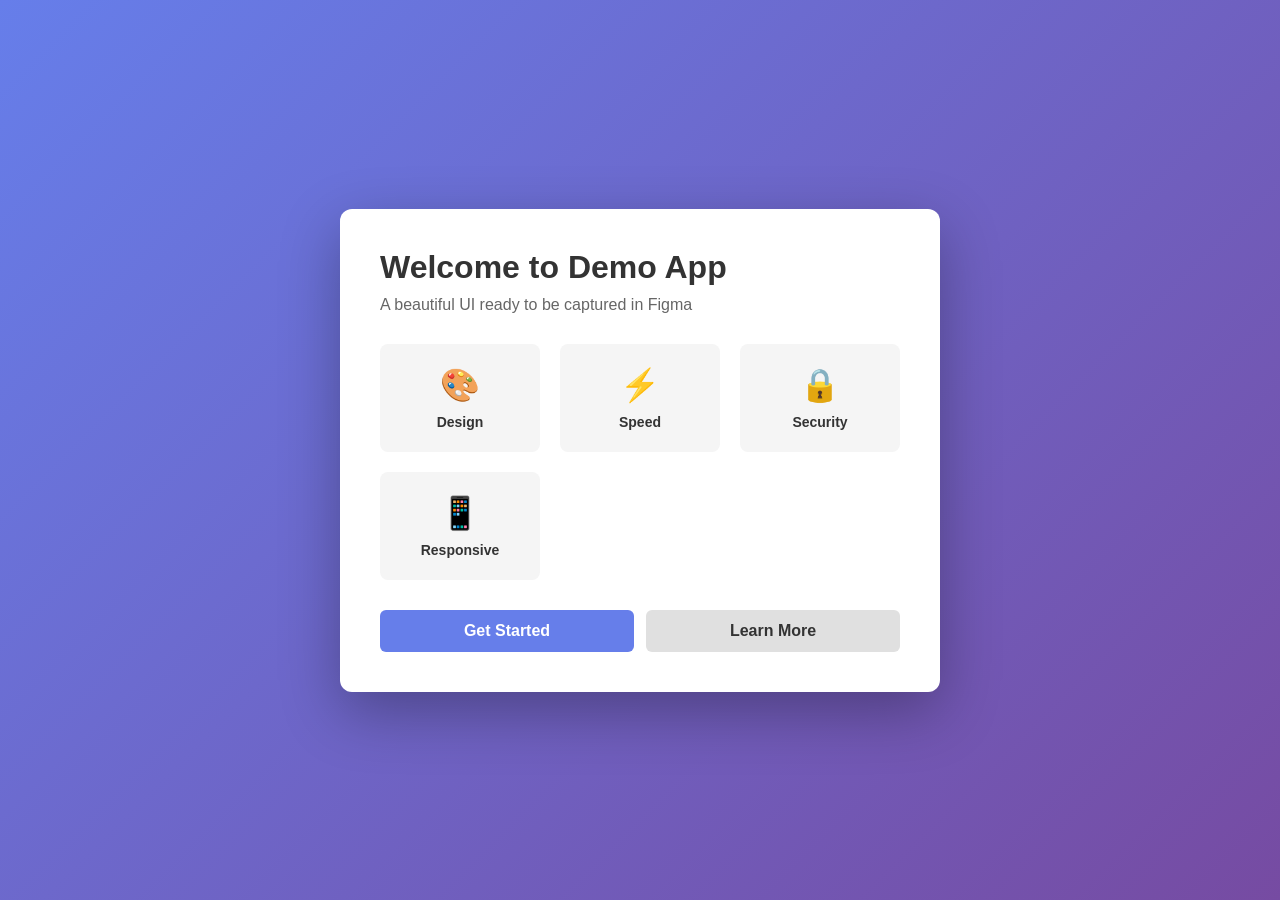
<file: TEST/index.html>
<!DOCTYPE html>
<html lang="en">
<head>
    <meta charset="UTF-8">
    <meta name="viewport" content="width=device-width, initial-scale=1.0">
    <title>Demo App</title>
    <style>
        * {
            margin: 0;
            padding: 0;
            box-sizing: border-box;
        }
        
        body {
            font-family: -apple-system, BlinkMacSystemFont, 'Segoe UI', 'Roboto', 'Oxygen',
                'Ubuntu', 'Cantarell', 'Fira Sans', 'Droid Sans', 'Helvetica Neue',
                sans-serif;
            background: linear-gradient(135deg, #667eea 0%, #764ba2 100%);
            min-height: 100vh;
            display: flex;
            align-items: center;
            justify-content: center;
            padding: 20px;
        }
        
        .container {
            background: white;
            border-radius: 12px;
            box-shadow: 0 20px 60px rgba(0, 0, 0, 0.3);
            padding: 40px;
            max-width: 600px;
            width: 100%;
        }
        
        h1 {
            color: #333;
            margin-bottom: 10px;
            font-size: 32px;
        }
        
        .subtitle {
            color: #666;
            margin-bottom: 30px;
            font-size: 16px;
        }
        
        .feature-grid {
            display: grid;
            grid-template-columns: repeat(auto-fit, minmax(150px, 1fr));
            gap: 20px;
            margin-bottom: 30px;
        }
        
        .feature-card {
            background: #f5f5f5;
            padding: 20px;
            border-radius: 8px;
            text-align: center;
            border: 2px solid transparent;
            transition: all 0.3s ease;
        }
        
        .feature-card:hover {
            border-color: #667eea;
            background: #f0f2ff;
        }
        
        .feature-icon {
            font-size: 32px;
            margin-bottom: 10px;
        }
        
        .feature-name {
            color: #333;
            font-weight: 600;
            font-size: 14px;
        }
        
        .button-group {
            display: flex;
            gap: 12px;
            margin-top: 30px;
        }
        
        button {
            flex: 1;
            padding: 12px 24px;
            border: none;
            border-radius: 6px;
            font-size: 16px;
            font-weight: 600;
            cursor: pointer;
            transition: all 0.3s ease;
        }
        
        .btn-primary {
            background: #667eea;
            color: white;
        }
        
        .btn-primary:hover {
            background: #5568d3;
            transform: translateY(-2px);
            box-shadow: 0 10px 20px rgba(102, 126, 234, 0.3);
        }
        
        .btn-secondary {
            background: #e0e0e0;
            color: #333;
        }
        
        .btn-secondary:hover {
            background: #d0d0d0;
        }
    </style>
</head>
<body>
    <div class="container">
        <h1>Welcome to Demo App</h1>
        <p class="subtitle">A beautiful UI ready to be captured in Figma</p>
        
        <div class="feature-grid">
            <div class="feature-card">
                <div class="feature-icon">🎨</div>
                <div class="feature-name">Design</div>
            </div>
            <div class="feature-card">
                <div class="feature-icon">⚡</div>
                <div class="feature-name">Speed</div>
            </div>
            <div class="feature-card">
                <div class="feature-icon">🔒</div>
                <div class="feature-name">Security</div>
            </div>
            <div class="feature-card">
                <div class="feature-icon">📱</div>
                <div class="feature-name">Responsive</div>
            </div>
        </div>
        
        <div class="button-group">
            <button class="btn-primary">Get Started</button>
            <button class="btn-secondary">Learn More</button>
        </div>
    </div>
</body>
</html>
</file>
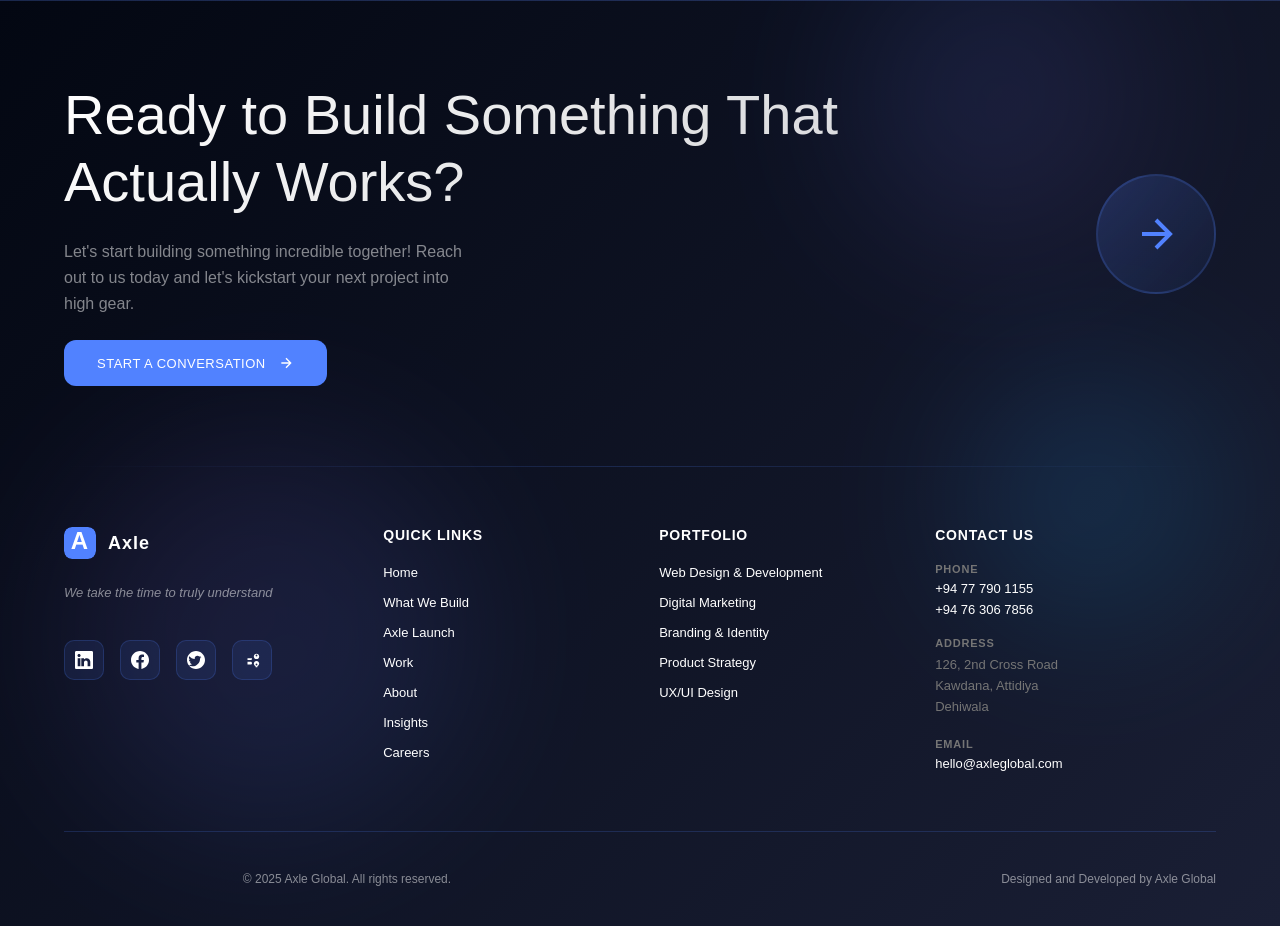
<file: TEST/footer/index.html>
<!DOCTYPE html>
<html lang="en">
<head>
    <meta charset="UTF-8">
    <meta name="viewport" content="width=device-width, initial-scale=1.0">
    <title>Axle - Footer</title>
    <link rel="stylesheet" href="styles.css">
</head>
<body>
    <!-- Redesigned Footer -->
    <footer class="footer">
        <!-- Background Elements -->
        <div class="footer-bg">
            <div class="gradient-orb orb-1"></div>
            <div class="gradient-orb orb-2"></div>
            <div class="gradient-orb orb-3"></div>
        </div>

        <!-- Main Footer Content -->
        <div class="footer-container">
            <!-- CTA Section -->
            <section class="footer-cta">
                <div class="cta-content">
                    <h2 class="cta-title">Ready to Build Something That Actually Works?</h2>
                    <p class="cta-description">
                        Let's start building something incredible together! Reach out to us today and let's kickstart your next project into high gear.
                    </p>
                    <a href="#" class="cta-button">
                        <span>Start a Conversation</span>
                        <svg width="24" height="24" viewBox="0 0 24 24" fill="none" stroke="currentColor" stroke-width="2">
                            <path d="M5 12h14M12 5l7 7-7 7"/>
                        </svg>
                    </a>
                </div>

                <!-- Arrow Icon -->
                <div class="arrow-icon">
                    <svg viewBox="0 0 24 24" fill="none" stroke="currentColor" stroke-width="2">
                        <path d="M5 12h14M12 5l7 7-7 7"/>
                    </svg>
                </div>
            </section>

            <!-- Divider -->
            <div class="footer-divider"></div>

            <!-- Footer Content Grid -->
            <div class="footer-content">
                <!-- Company Info -->
                <div class="footer-column footer-brand">
                    <div class="brand-logo">
                        <svg width="32" height="32" viewBox="0 0 32 32" fill="none">
                            <rect width="32" height="32" rx="8" fill="#5182ff"/>
                            <text x="16" y="22" font-size="24" font-weight="bold" fill="white" text-anchor="middle">A</text>
                        </svg>
                        <span class="brand-name">Axle</span>
                    </div>
                    <p class="brand-tagline">We take the time to truly understand</p>
                    
                    <!-- Social Links -->
                    <div class="social-links">
                        <a href="#" class="social-link" title="LinkedIn" aria-label="LinkedIn">
                            <svg width="20" height="20" viewBox="0 0 20 20" fill="currentColor">
                                <path d="M18.5 0h-17C.672 0 0 .672 0 1.5v17C0 19.328.672 20 1.5 20h17c.828 0 1.5-.672 1.5-1.5v-17C20 .672 19.328 0 18.5 0zM6 17H3V8h3v9zm-1.5-10.25c-.966 0-1.75-.784-1.75-1.75s.784-1.75 1.75-1.75 1.75.784 1.75 1.75-.784 1.75-1.75 1.75zM17 17h-3v-4.5c0-1.104-.896-2-2-2-.897 0-2 1.119-2 2V17h-3V8h3v1.291C10.727 8.418 12.038 8 13 8c2.209 0 4 1.791 4 4v5z"/>
                            </svg>
                        </a>
                        <a href="#" class="social-link" title="Facebook" aria-label="Facebook">
                            <svg width="20" height="20" viewBox="0 0 20 20" fill="currentColor">
                                <path d="M20 10c0-5.523-4.477-10-10-10S0 4.477 0 10c0 4.991 3.657 9.128 8.438 9.879V12.89h-2.54V10h2.54V7.797c0-2.506 1.492-3.89 3.777-3.89 1.094 0 2.238.195 2.238.195v2.46h-1.26c-1.243 0-1.63.771-1.63 1.562V10h2.773l-.443 2.89h-2.33v6.989C16.343 19.129 20 14.99 20 10z"/>
                            </svg>
                        </a>
                        <a href="#" class="social-link" title="Instagram" aria-label="Instagram">
                            <svg width="20" height="20" viewBox="0 0 20 20" fill="currentColor">
                                <path d="M10 0C4.477 0 0 4.477 0 10s4.477 10 10 10 10-4.477 10-10S15.523 0 10 0zm4.493 8.213c.006.127.009.254.009.382 0 3.907-2.975 8.414-8.414 8.414-1.671 0-3.226-.489-4.536-1.332.231.027.466.041.705.041 1.386 0 2.663-.473 3.674-1.266-1.294-.024-2.388-.879-2.764-2.055.181.035.366.053.555.053.27 0 .532-.036.782-.104-1.353-.272-2.372-1.466-2.372-2.898v-.037c.399.221.858.353 1.35.369-.794-.531-1.316-1.438-1.316-2.464 0-.542.146-1.049.4-1.486 1.458 1.787 3.636 2.96 6.091 3.086-.05-.215-.077-.441-.077-.673 0-1.63 1.322-2.952 2.952-2.952.849 0 1.614.358 2.152.933.671-.132 1.302-.378 1.869-.716-.22.687-.688 1.263-1.297 1.628.596-.071 1.163-.23 1.691-.465-.395.591-.895 1.11-1.47 1.525z"/>
                            </svg>
                        </a>
                        <a href="#" class="social-link" title="Behance" aria-label="Behance">
                            <svg width="20" height="20" viewBox="0 0 20 20" fill="currentColor">
                                <path d="M8.5 8H5v2h3.5c.83 0 1.5-.67 1.5-1.5S9.33 8 8.5 8zm0 4H5v3h3.5c.83 0 1.5-.67 1.5-1.5s-.67-1.5-1.5-1.5zM15 9c1.66 0 3-1.34 3-3s-1.34-3-3-3-3 1.34-3 3 1.34 3 3 3zm0-5c.55 0 1 .45 1 1s-.45 1-1 1-1-.45-1-1 .45-1 1-1zm0 7c-1.66 0-3 1.34-3 3 0 1.31.84 2.43 2 2.84V18h2v-1.16c1.16-.41 2-1.53 2-2.84 0-1.66-1.34-3-3-3zm0 5c-.55 0-1-.45-1-1s.45-1 1-1 1 .45 1 1-.45 1-1 1z"/>
                            </svg>
                        </a>
                    </div>
                </div>

                <!-- Quick Links -->
                <div class="footer-column">
                    <h3 class="footer-heading">Quick Links</h3>
                    <ul class="footer-links">
                        <li><a href="#" class="footer-link">Home</a></li>
                        <li><a href="#" class="footer-link">What We Build</a></li>
                        <li><a href="#" class="footer-link">Axle Launch</a></li>
                        <li><a href="#" class="footer-link">Work</a></li>
                        <li><a href="#" class="footer-link">About</a></li>
                        <li><a href="#" class="footer-link">Insights</a></li>
                        <li><a href="#" class="footer-link">Careers</a></li>
                    </ul>
                </div>

                <!-- Portfolio -->
                <div class="footer-column">
                    <h3 class="footer-heading">Portfolio</h3>
                    <ul class="footer-links">
                        <li><a href="#" class="footer-link">Web Design & Development</a></li>
                        <li><a href="#" class="footer-link">Digital Marketing</a></li>
                        <li><a href="#" class="footer-link">Branding & Identity</a></li>
                        <li><a href="#" class="footer-link">Product Strategy</a></li>
                        <li><a href="#" class="footer-link">UX/UI Design</a></li>
                    </ul>
                </div>

                <!-- Contact Info -->
                <div class="footer-column">
                    <h3 class="footer-heading">Contact Us</h3>
                    <div class="contact-info">
                        <div class="contact-item">
                            <p class="contact-label">Phone</p>
                            <a href="tel:+94777901155" class="contact-link">+94 77 790 1155</a>
                            <a href="tel:+94763067856" class="contact-link">+94 76 306 7856</a>
                        </div>
                        <div class="contact-item">
                            <p class="contact-label">Address</p>
                            <p class="contact-text">126, 2nd Cross Road<br/>Kawdana, Attidiya<br/>Dehiwala</p>
                        </div>
                        <div class="contact-item">
                            <p class="contact-label">Email</p>
                            <a href="mailto:hello@axleglobal.com" class="contact-link">hello@axleglobal.com</a>
                        </div>
                    </div>
                </div>
            </div>

            <!-- Footer Bottom -->
            <div class="footer-bottom">
                <p class="footer-copyright">&copy; 2025 Axle Global. All rights reserved.</p>
                <p class="footer-credit">Designed and Developed by Axle Global</p>
            </div>
        </div>
    </footer>
</body>
</html>
</file>
<file: TEST/footer/styles.css>
/* ===========================
   FOOTER STYLES
   =========================== */

* {
    margin: 0;
    padding: 0;
    box-sizing: border-box;
}

:root {
    --primary: #5182ff;
    --primary-dark: #3d5fb8;
    --dark-bg: #030712;
    --dark-secondary: #1a1f35;
    --text-light: rgba(255, 255, 255, 0.8);
    --text-muted: rgba(255, 255, 255, 0.5);
    --text-gray: #757575;
    --border: rgba(81, 130, 255, 0.2);
    --transition: all 0.3s cubic-bezier(0.4, 0, 0.2, 1);
}

html, body {
    margin: 0;
    padding: 0;
}

body {
    font-family: 'Gordita', 'Poppins', -apple-system, BlinkMacSystemFont, 'Segoe UI', sans-serif;
    background: var(--dark-bg);
    color: white;
    overflow-x: hidden;
}

/* ===========================
   FOOTER STRUCTURE
   =========================== */

.footer {
    position: relative;
    background: linear-gradient(135deg, var(--dark-bg) 0%, var(--dark-secondary) 100%);
    border-top: 1px solid var(--border);
    overflow: hidden;
    padding: 80px 0 40px;
}

.footer-bg {
    position: absolute;
    top: 0;
    left: 0;
    right: 0;
    bottom: 0;
    overflow: hidden;
    pointer-events: none;
}

.gradient-orb {
    position: absolute;
    border-radius: 50%;
    filter: blur(80px);
    opacity: 0.15;
    animation: float 6s ease-in-out infinite;
}

.orb-1 {
    width: 300px;
    height: 300px;
    background: linear-gradient(135deg, #5182ff 0%, #764ba2 100%);
    top: -50px;
    right: 10%;
    animation-delay: 0s;
}

.orb-2 {
    width: 400px;
    height: 400px;
    background: linear-gradient(135deg, #764ba2 0%, #5182ff 100%);
    bottom: 10%;
    left: 5%;
    animation-delay: 2s;
}

.orb-3 {
    width: 250px;
    height: 250px;
    background: linear-gradient(135deg, #5182ff 0%, #00d4ff 100%);
    top: 40%;
    right: 5%;
    animation-delay: 4s;
}

@keyframes float {
    0%, 100% { transform: translateY(0px); }
    50% { transform: translateY(-30px); }
}

.footer-container {
    position: relative;
    z-index: 10;
    max-width: 1440px;
    margin: 0 auto;
    padding: 0 64px;
}

/* ===========================
   CTA SECTION
   =========================== */

.footer-cta {
    display: grid;
    grid-template-columns: 1fr auto;
    gap: 60px;
    align-items: center;
    margin-bottom: 80px;
    animation: fadeInUp 0.8s ease 0.2s both;
}

.cta-content {
    display: flex;
    flex-direction: column;
    gap: 24px;
}

.cta-title {
    font-size: 56px;
    font-weight: 500;
    line-height: 1.2;
    background: linear-gradient(135deg, #ffffff 0%, rgba(255, 255, 255, 0.8) 100%);
    -webkit-background-clip: text;
    -webkit-text-fill-color: transparent;
    background-clip: text;
}

.cta-description {
    font-size: 16px;
    color: var(--text-muted);
    line-height: 1.6;
    max-width: 400px;
    font-family: 'Poppins', sans-serif;
}

.cta-button {
    display: inline-flex;
    align-items: center;
    gap: 12px;
    background: var(--primary);
    color: white;
    padding: 14px 32px;
    border-radius: 12px;
    text-decoration: none;
    font-size: 13px;
    font-weight: 500;
    text-transform: uppercase;
    letter-spacing: 0.5px;
    border: 1px solid rgba(81, 130, 255, 0.5);
    transition: var(--transition);
    width: fit-content;
}

.cta-button:hover {
    background: var(--primary-dark);
    border-color: var(--primary);
    transform: translateY(-3px);
    box-shadow: 0 10px 30px rgba(81, 130, 255, 0.3);
}

.cta-button svg {
    width: 16px;
    height: 16px;
    transition: var(--transition);
}

.cta-button:hover svg {
    transform: translateX(4px);
}

.arrow-icon {
    width: 120px;
    height: 120px;
    display: flex;
    align-items: center;
    justify-content: center;
    border-radius: 50%;
    background: linear-gradient(135deg, rgba(81, 130, 255, 0.2) 0%, rgba(81, 130, 255, 0.05) 100%);
    border: 2px solid var(--border);
    animation: pulse 2s ease-in-out infinite;
}

.arrow-icon svg {
    width: 48px;
    height: 48px;
    color: var(--primary);
    animation: slideRight 2s ease-in-out infinite;
}

@keyframes slideRight {
    0%, 100% { transform: translateX(0); }
    50% { transform: translateX(8px); }
}

@keyframes pulse {
    0%, 100% { box-shadow: 0 0 0 0 rgba(81, 130, 255, 0.3); }
    50% { box-shadow: 0 0 0 15px rgba(81, 130, 255, 0); }
}

/* ===========================
   DIVIDER
   =========================== */

.footer-divider {
    height: 1px;
    background: linear-gradient(90deg, transparent, var(--border), transparent);
    margin: 60px 0;
}

/* ===========================
   FOOTER CONTENT
   =========================== */

.footer-content {
    display: grid;
    grid-template-columns: 1.2fr 1fr 1fr 1.3fr;
    gap: 60px;
    margin-bottom: 60px;
    animation: fadeInUp 0.8s ease 0.4s both;
}

/* ===========================
   FOOTER COLUMN
   =========================== */

.footer-column {
    display: flex;
    flex-direction: column;
    gap: 20px;
}

.footer-column a {
    color: inherit;
    text-decoration: none;
    transition: var(--transition);
}

/* Brand Column */
.footer-brand {
    gap: 24px;
}

.brand-logo {
    display: flex;
    align-items: center;
    gap: 12px;
    font-size: 18px;
    font-weight: 600;
    letter-spacing: 1px;
}

.brand-logo svg {
    flex-shrink: 0;
    border-radius: 8px;
}

.brand-name {
    font-family: 'Gordita', sans-serif;
}

.brand-tagline {
    font-size: 13px;
    color: var(--text-muted);
    font-style: italic;
    font-family: 'Poppins', sans-serif;
    line-height: 1.6;
}

.social-links {
    display: flex;
    gap: 16px;
    margin-top: 12px;
}

.social-link {
    display: flex;
    align-items: center;
    justify-content: center;
    width: 40px;
    height: 40px;
    border-radius: 10px;
    background: rgba(81, 130, 255, 0.1);
    border: 1px solid var(--border);
    color: var(--primary);
    transition: var(--transition);
}

.social-link:hover {
    background: var(--primary);
    color: white;
    border-color: var(--primary);
    transform: translateY(-4px);
}

.social-link svg {
    width: 18px;
    height: 18px;
}

/* Links Columns */
.footer-heading {
    font-size: 14px;
    font-weight: 600;
    text-transform: uppercase;
    letter-spacing: 0.8px;
    color: white;
}

.footer-links {
    list-style: none;
    display: flex;
    flex-direction: column;
    gap: 12px;
}

.footer-link {
    font-size: 13px;
    color: var(--text-gray);
    font-family: 'Poppins', sans-serif;
    position: relative;
    width: fit-content;
    transition: var(--transition);
}

.footer-link::after {
    content: '';
    position: absolute;
    bottom: -2px;
    left: 0;
    width: 0;
    height: 2px;
    background: var(--primary);
    transition: var(--transition);
}

.footer-link:hover {
    color: var(--text-light);
}

.footer-link:hover::after {
    width: 100%;
}

/* Contact Info */
.contact-info {
    display: flex;
    flex-direction: column;
    gap: 20px;
}

.contact-item {
    display: flex;
    flex-direction: column;
    gap: 6px;
}

.contact-label {
    font-size: 11px;
    text-transform: uppercase;
    letter-spacing: 0.8px;
    color: var(--text-gray);
    font-weight: 600;
}

.contact-link {
    font-size: 13px;
    color: var(--text-gray);
    text-decoration: none;
    transition: var(--transition);
    font-family: 'Poppins', sans-serif;
}

.contact-link:hover {
    color: var(--primary);
}

.contact-text {
    font-size: 13px;
    color: var(--text-gray);
    line-height: 1.6;
    font-family: 'Poppins', sans-serif;
}

/* ===========================
   FOOTER BOTTOM
   =========================== */

.footer-bottom {
    padding-top: 40px;
    border-top: 1px solid var(--border);
    display: grid;
    grid-template-columns: 1fr 1fr;
    gap: 20px;
    align-items: center;
    text-align: center;
    animation: fadeInUp 0.8s ease 0.6s both;
}

.footer-copyright,
.footer-credit {
    font-size: 12px;
    color: var(--text-muted);
    font-family: 'Poppins', sans-serif;
}

.footer-credit {
    text-align: right;
}

/* ===========================
   ANIMATIONS
   =========================== */

@keyframes fadeInUp {
    from {
        opacity: 0;
        transform: translateY(20px);
    }
    to {
        opacity: 1;
        transform: translateY(0);
    }
}

/* ===========================
   RESPONSIVE DESIGN
   =========================== */

@media (max-width: 1024px) {
    .footer-container {
        padding: 0 40px;
    }

    .footer-content {
        grid-template-columns: 1fr 1fr;
        gap: 40px;
    }

    .cta-title {
        font-size: 42px;
    }

    .footer-cta {
        grid-template-columns: 1fr;
        gap: 40px;
    }

    .arrow-icon {
        display: none;
    }
}

@media (max-width: 768px) {
    .footer {
        padding: 60px 0 30px;
    }

    .footer-container {
        padding: 0 20px;
    }

    .footer-content {
        grid-template-columns: 1fr;
        gap: 30px;
        margin-bottom: 40px;
    }

    .cta-title {
        font-size: 32px;
    }

    .cta-description {
        max-width: 100%;
    }

    .footer-cta {
        margin-bottom: 50px;
    }

    .footer-divider {
        margin: 40px 0;
    }

    .footer-bottom {
        grid-template-columns: 1fr;
        gap: 10px;
        text-align: center;
    }

    .footer-credit {
        text-align: center;
    }

    .cta-button {
        width: 100%;
        justify-content: center;
    }

    .footer-heading {
        font-size: 13px;
    }

    .footer-links {
        gap: 10px;
    }

    .footer-link {
        font-size: 12px;
    }

    .contact-info {
        gap: 15px;
    }

    .social-link {
        width: 36px;
        height: 36px;
    }

    .social-link svg {
        width: 16px;
        height: 16px;
    }
}

@media (max-width: 480px) {
    .footer {
        padding: 40px 0 20px;
    }

    .footer-container {
        padding: 0 16px;
    }

    .cta-title {
        font-size: 24px;
    }

    .cta-description {
        font-size: 14px;
    }

    .footer-cta {
        margin-bottom: 30px;
        gap: 20px;
    }

    .footer-divider {
        margin: 30px 0;
    }

    .footer-content {
        gap: 20px;
    }

    .brand-logo {
        font-size: 16px;
    }

    .footer-copyright,
    .footer-credit {
        font-size: 11px;
    }
}
</file>
